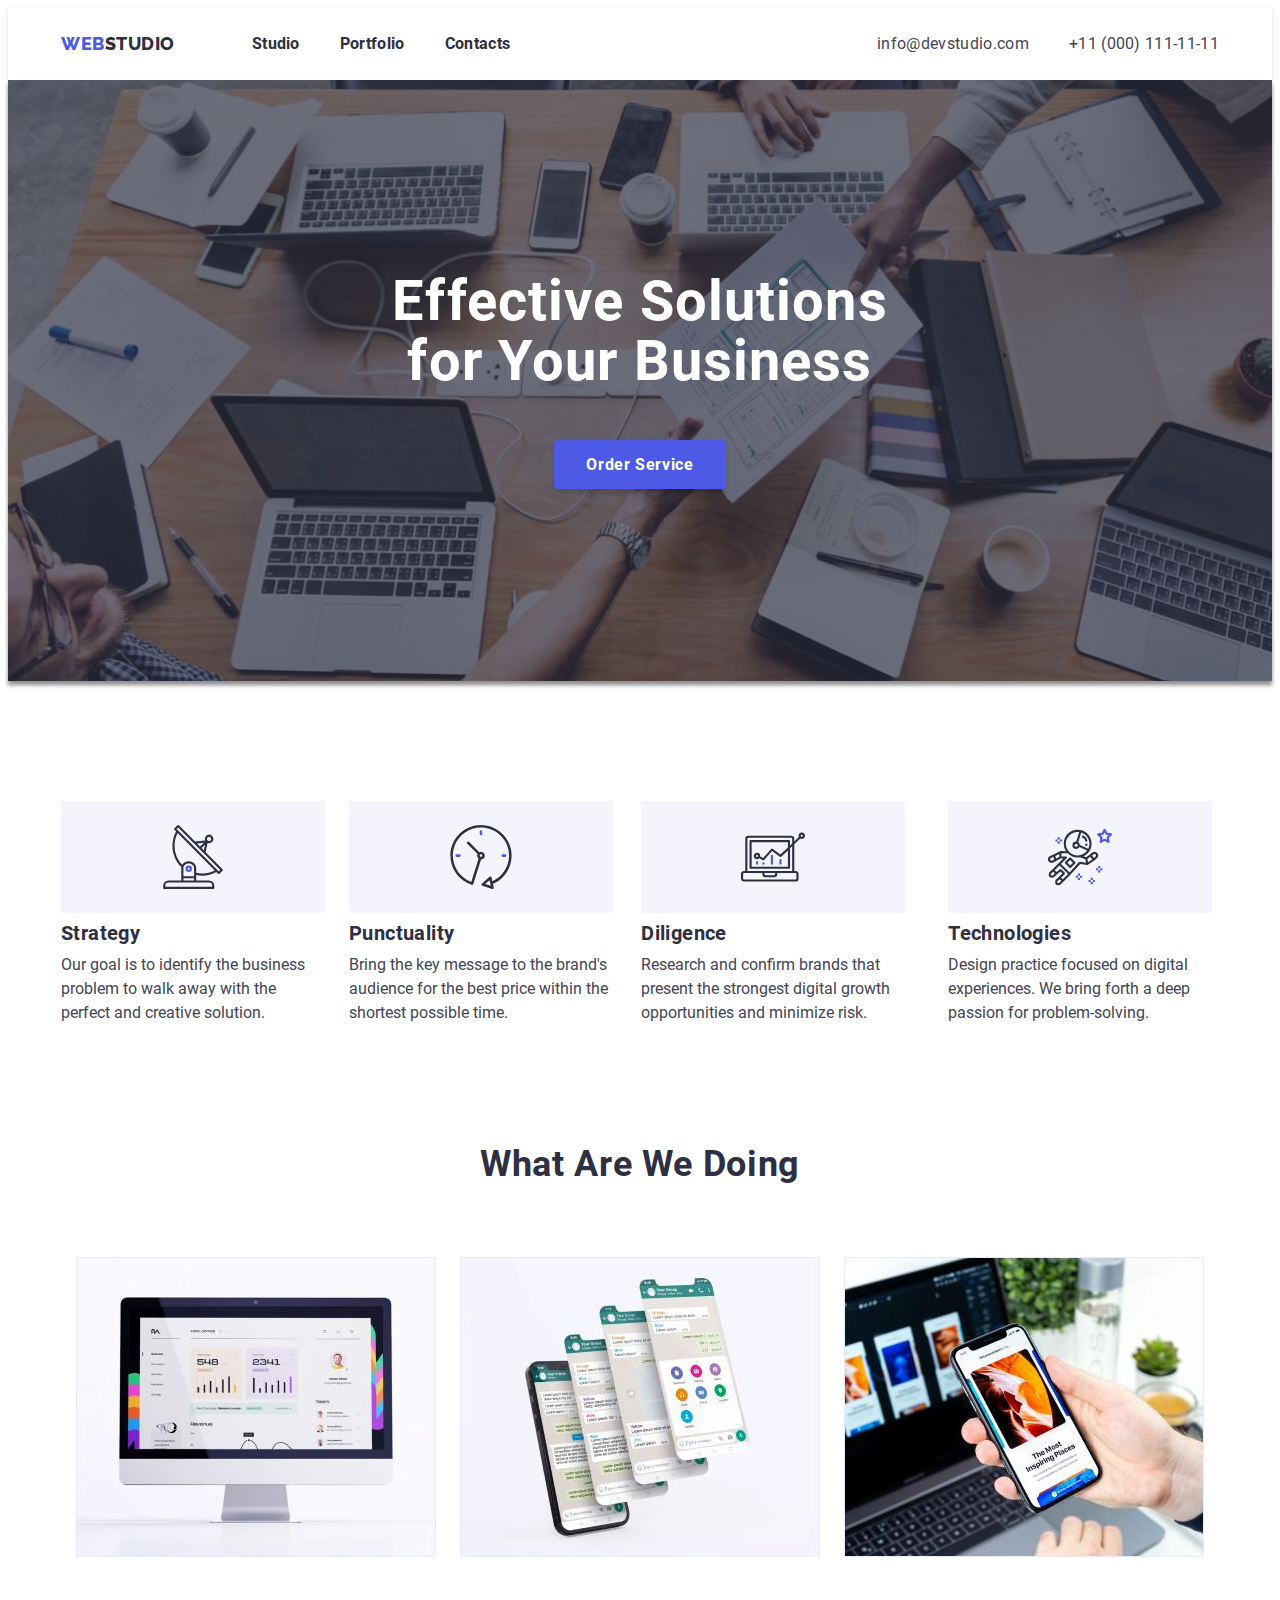
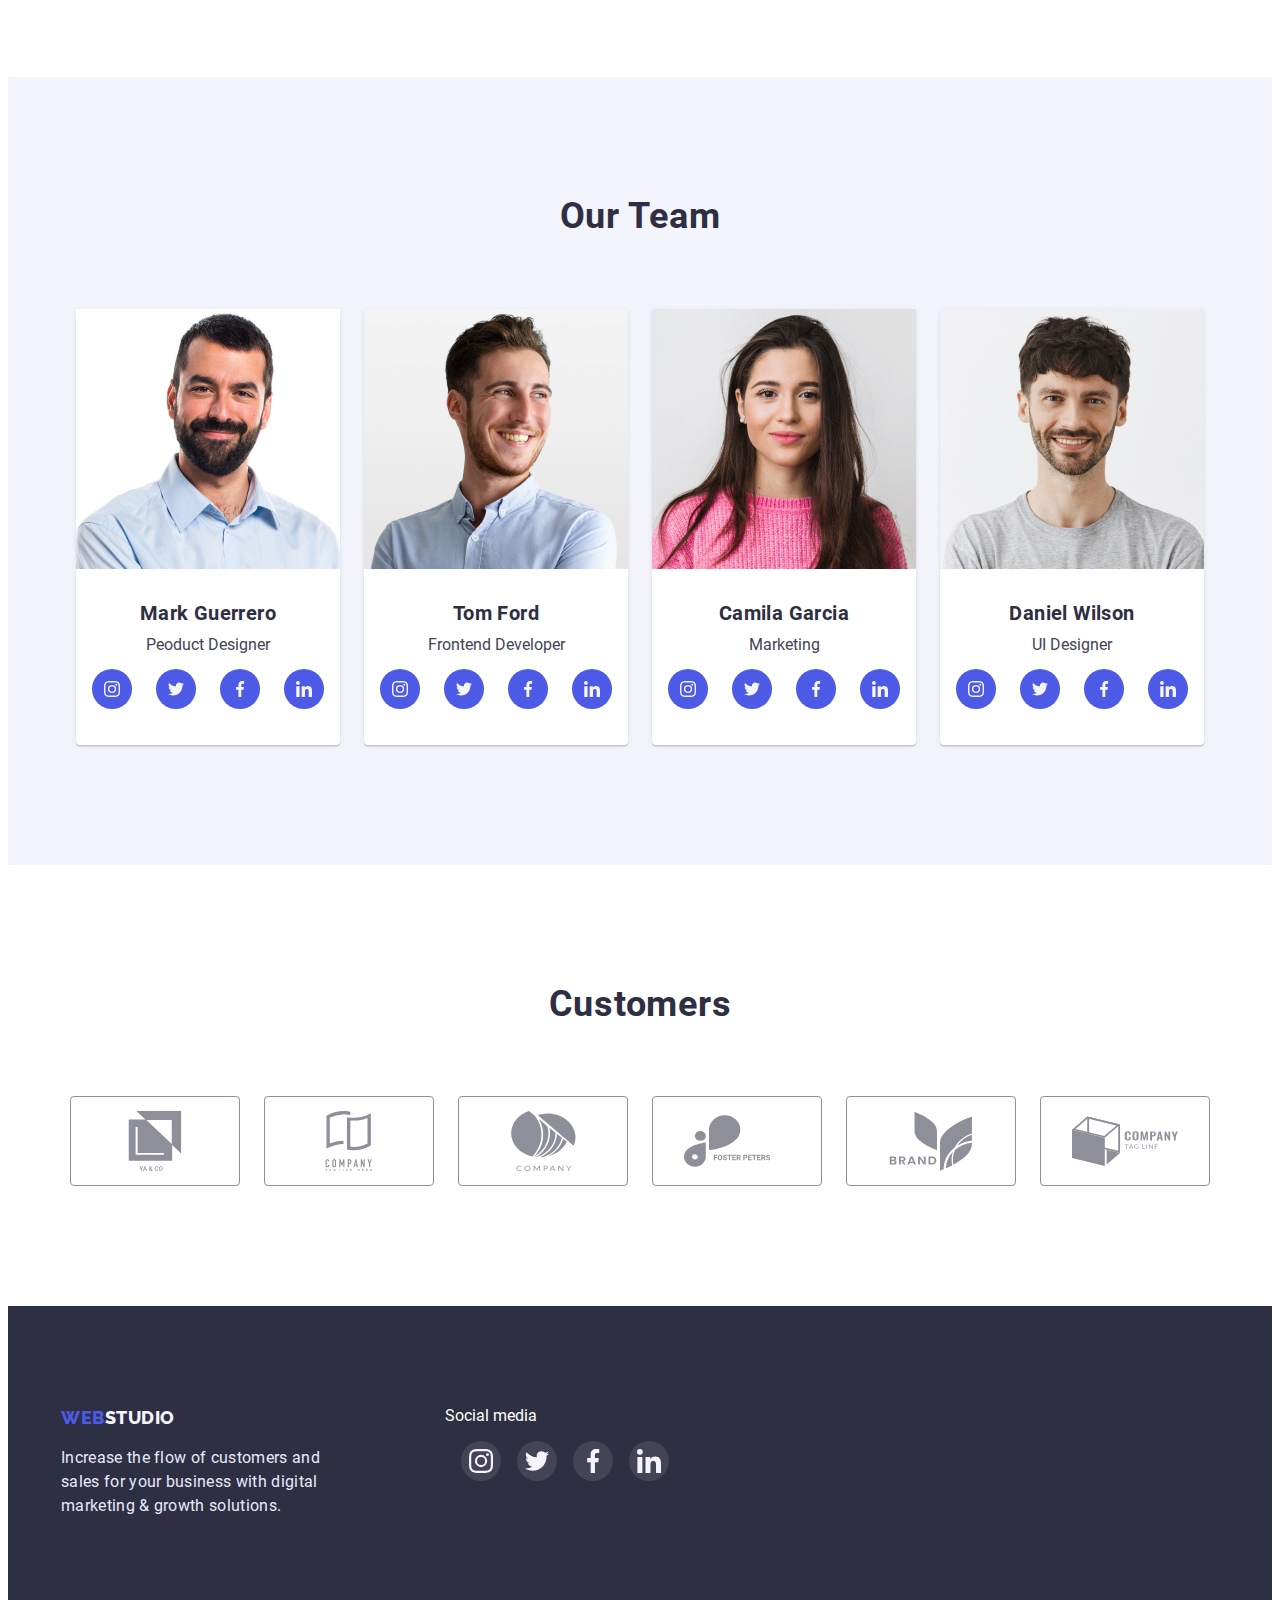
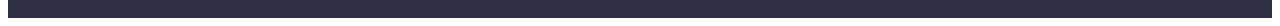
<file: index.html>
<!DOCTYPE html>
<html lang="en">
<head>
    <meta charset="UTF-8">
    <meta http-equiv="X-UA-Compatible" content="IE=edge">
    <meta name="viewport" content="width=device-width, initial-scale=1.0">
    <title>Module 1.1</title>
    
    <link rel="stylesheet" 
    href="https://cdnjs.cloudflare.com/ajax/libs/modern-normalize/1.1.0/modern-normalize.min.css" 
    integrity="sha512-wpPYUAdjBVSE4KJnH1VR1HeZfpl1ub8YT/NKx4PuQ5NmX2tKuGu6U/JRp5y+Y8XG2tV+wKQpNHVUX03MfMFn9Q==" 
    crossorigin="anonymous" 
    referrerpolicy="no-referrer" 
    />
    <link rel="stylesheet" href="./css/styles.css" />
</head>
<body>
    <!--HEADER-->
    <header class="head">
        <div class="container head-set">
        <nav class="main-nav"> 
        <a class="webstudio" href="./index.html"><span class="web-btn">WEB</span>STUDIO</a>
        <ul class="header-list">
        <li><a class="navigation link" href="./index.html">Studio</a></li>
        <li><a class="navigation link" href="./portfolio.html">Portfolio</a></li>
        <li><a class="navigation link" href="./index.html">Contacts</a></li>
        </ul>
        </nav>
         <ul class="header-list">
        <li><a class="contacts link" href="mailto:info@devstudio.com">info@devstudio.com</a>
        </li>
        <li><a class="contacts link" href="tel:+11(000)111-11-11">+11 (000) 111-11-11</a>
        </li>
    </ul>
    </div>
    </header>
    

<!--FIRST SECTION-->
    <main>
    <section class="head-section">
        <div class="container">
        <h1 class="heading">Effective Solutions <br> for Your Business</h1>
        <button data-modal-open  class="header-btn btn" type="button">Order Service</button>
        </div>
    </section>

      <!--ABOUT-->
    
    <section class="section-about">
    <div class="container">
        <ul class="section-hero1">
            <li>
                <div class="skill-card">
                    <svg class="icon-svg">
                        <use href="./image/symbol-defs.svg#antenna"></use>
                    </svg>
                </div>
                <h3 class="hero">Strategy</h3>
                <p class="hero-text">Our goal is to identify the business
                problem to walk away with the perfect and creative solution. </p>
            </li>
            <li>
                <div class="skill-card">
                    <svg class="icon-svg">
                        <use href="./image/symbol-defs.svg#clock"></use>
                    </svg>
                </div>
                <h3 class="hero">Punctuality</h3>
                <p class="hero-text">Bring the key message to the brand's audience for the best price within the shortest possible time.</p>
            </li>
            <li>
                <div class="skill-card">
                    <svg class="icon-svg">
                        <use href="./image/symbol-defs.svg#diagram"></use>
                    </svg>
                </div>
                <h3 class="hero">Diligence</h3>
                <p class="hero-text">Research and confirm brands that present the strongest digital growth opportunities and minimize risk.</p>
            </li>
            <li>
                <div class="skill-card">
                    <svg class="icon-svg">
                        <use href="./image/symbol-defs.svg#astronaut"></use>
                    </svg>
                </div>
                <h3 class="hero">Technologies</h3>
                <p class="hero-text">Design practice focused on digital experiences. We bring forth a deep passion for problem-solving.</p>
            </li>
        </ul>
    </div>
    </section>
    <!--ABOUT-->
    <section class="section">
    <div class="container">
        <h2 class="about-us">What Are We Doing</h2>
        <ul class="photos">
            <li>
                <img width="360" height="300" src="./image/image-1.jpg" alt="photo-1-computer">
            </li>
            <li>
                <img width="360" height="300" src="./image/image-2.jpg" alt="photo-2-chats">
            </li>
            <li>
                <img width="360" height="300" src="./image/image-3.jpg" alt="photo-3-telephone">
            </li>
        </ul>
    </div>
    </section>
    
    <section class="section-back-color">
        <div class="container">
        <h2 class="about-us">Our Team</h2>
        <ul class="photos">
            <li class="section-about-us">
                <img width="264" height="260" src="./image/image-f1.jpg" alt="photo-4-first">
                <div class="aboutus-text">
                <h3 class="hero">Mark Guerrero</h3>
                <p class="hero-text">Peoduct Designer</p>
                <div class="social">
                <a class="btn-config" href=""><svg class="social-btn">
                        <use href="./image/symbol-defs.svg#instagram"></use>
                    </svg></a>
                <a class="btn-config" href=""><svg class="social-btn">
                        <use href="./image/symbol-defs.svg#twitter"></use>
                    </svg></a>
                <a class="btn-config" href=""><svg class="social-btn">
                        <use href="./image/symbol-defs.svg#facebook"></use>
                    </svg></a>
                <a class="btn-config" href=""><svg class="social-btn">
                        <use href="./image/symbol-defs.svg#linkedin"></use>
                    </svg></a>
                </div>
            </div>
            </li>
            <li class="section-about-us">
                <img width="264" height="260" src="./image/image-f2.jpg" alt="photo-5-second">
                <div class="aboutus-text">
                <h3 class="hero">Tom Ford</h3>
                <p class="hero-text">Frontend Developer</p>
                <div class="social">
                <a class="btn-config" href=""><svg class="social-btn">
                        <use href="./image/symbol-defs.svg#instagram"></use>
                    </svg></a>
                <a class="btn-config" href=""><svg class="social-btn">
                        <use href="./image/symbol-defs.svg#twitter"></use>
                    </svg></a>
                <a class="btn-config" href=""><svg class="social-btn">
                        <use href="./image/symbol-defs.svg#facebook"></use>
                    </svg></a>
                <a class="btn-config" href=""><svg class="social-btn">
                        <use href="./image/symbol-defs.svg#linkedin"></use>
                    </svg></a>
                </div>
                </div>
            </li>
            <li class="section-about-us">
                <img width="264" height="260" src="./image/image-f3.jpg" alt="photo-6-third">
                <div class="aboutus-text">
                <h3 class="hero">Camila Garcia</h3>
                <p class="hero-text">Marketing</p>
                <div class="social">
                <a class="btn-config" href=""><svg class="social-btn">
                        <use href="./image/symbol-defs.svg#instagram"></use>
                    </svg></a>
                <a class="btn-config" href=""><svg class="social-btn">
                        <use href="./image/symbol-defs.svg#twitter"></use>
                    </svg></a>
                <a class="btn-config" href=""><svg class="social-btn">
                        <use href="./image/symbol-defs.svg#facebook"></use>
                    </svg></a>
                <a class="btn-config" href=""><svg class="social-btn">
                        <use href="./image/symbol-defs.svg#linkedin"></use>
                    </svg></a>
                </div>
                </div>
            </li>
            <li class="section-about-us">
                <img width="264" height="260" src="./image/image-f4.jpg" alt="photo-7-fourth">
                <div class="aboutus-text">
                <h3 class="hero">Daniel Wilson</h3>
                <p class="hero-text">UI Designer</p>
                <div class="social">
                <a class="btn-config" href=""><svg class="social-btn">
                    <use href="./image/symbol-defs.svg#instagram"></use>
                </svg></a>
                <a class="btn-config" href=""><svg class="social-btn">
                    <use href="./image/symbol-defs.svg#twitter"></use>
                </svg></a>
                <a class="btn-config" href=""><svg class="social-btn">
                    <use href="./image/symbol-defs.svg#facebook"></use>
                 </svg></a>
                <a class="btn-config" href=""><svg class="social-btn">
                    <use href="./image/symbol-defs.svg#linkedin"></use>
                </svg></a>
                </div>
                </div>
            </li>
        </ul>
    </div>
    </section>
    <section class="about-customer">
        <div class="container">
            <h2 class="about-us">Customers</h2>
        <ul class="svg-position">
            <li>
                <a class="customers" href=""><svg class="customer-svg">
                    <use href="./image/symbol-defs.svg#customer1"></use>
                </svg></a>
            </li>
            <li>
                <a class="customers" href=""><svg class="customer-svg">
                        <use href="./image/symbol-defs.svg#customer2"></use>
                    </svg></a>
            </li>
            <li>
                <a class="customers" href=""><svg class="customer-svg">
                        <use href="./image/symbol-defs.svg#customer3"></use>
                    </svg></a>
            </li>
            <li>
                <a class="customers" href=""><svg class="customer-svg">
                        <use href="./image/symbol-defs.svg#customer4"></use>
                    </svg></a>
            </li>
            <li>
                <a class="customers" href=""><svg class="customer-svg">
                        <use href="./image/symbol-defs.svg#customer5"></use>
                    </svg></a>
            </li>
            <li>
                <a class="customers" href=""><svg class="customer-svg">
                        <use href="./image/symbol-defs.svg#customer6"></use>
                    </svg></a>
            </li>
        </ul>
        </div>
    </section>
<!--BACKDROP-->
    <div class="backdrop is-hidden" data-modal>
        <div class="modal"> 
            <button data-modal-close>close</button>
        </div>
    </div>
<!--BACKDROP-->
    </main>
<!--FOOTER-->
    <footer class="footer">
        <div class="container social-place">
        <div>
        <a class="webstudio-footer" href="./index.html"><span class="web-btn">WEB</span>STUDIO</a>
        <p class="footer-info">Increase the flow of customers and sales for your business with digital marketing & growth solutions. </p>
        </div>
        <div class="footer-media">
        <p class="media-style">Social media</p>
        <ul class="footer-gap">
            <li>
                <li>
                <a class="btn-config-footer" href=""><svg class="social-btn-footer">
                <use href="./image/symbol-defs.svg#instagram"></use>
                </svg></a>
                </li>
                <li>
                <a class="btn-config-footer" href=""><svg class="social-btn-footer">
                <use href="./image/symbol-defs.svg#twitter"></use>
                </svg></a>
                </li>
                <li>
                <a class="btn-config-footer" href=""><svg class="social-btn-footer">
                <use href="./image/symbol-defs.svg#facebook"></use>
                </svg></a>
                </li>
                <li>
                <a class="btn-config-footer" href=""><svg class="social-btn-footer">
                <use href="./image/symbol-defs.svg#linkedin"></use>
                </svg></a>
                </li>
            </li>
        </ul>
        </div>
    </div>
    </footer>
    <script src="./js/modal.js"></script>
</body>
</html>
</file>
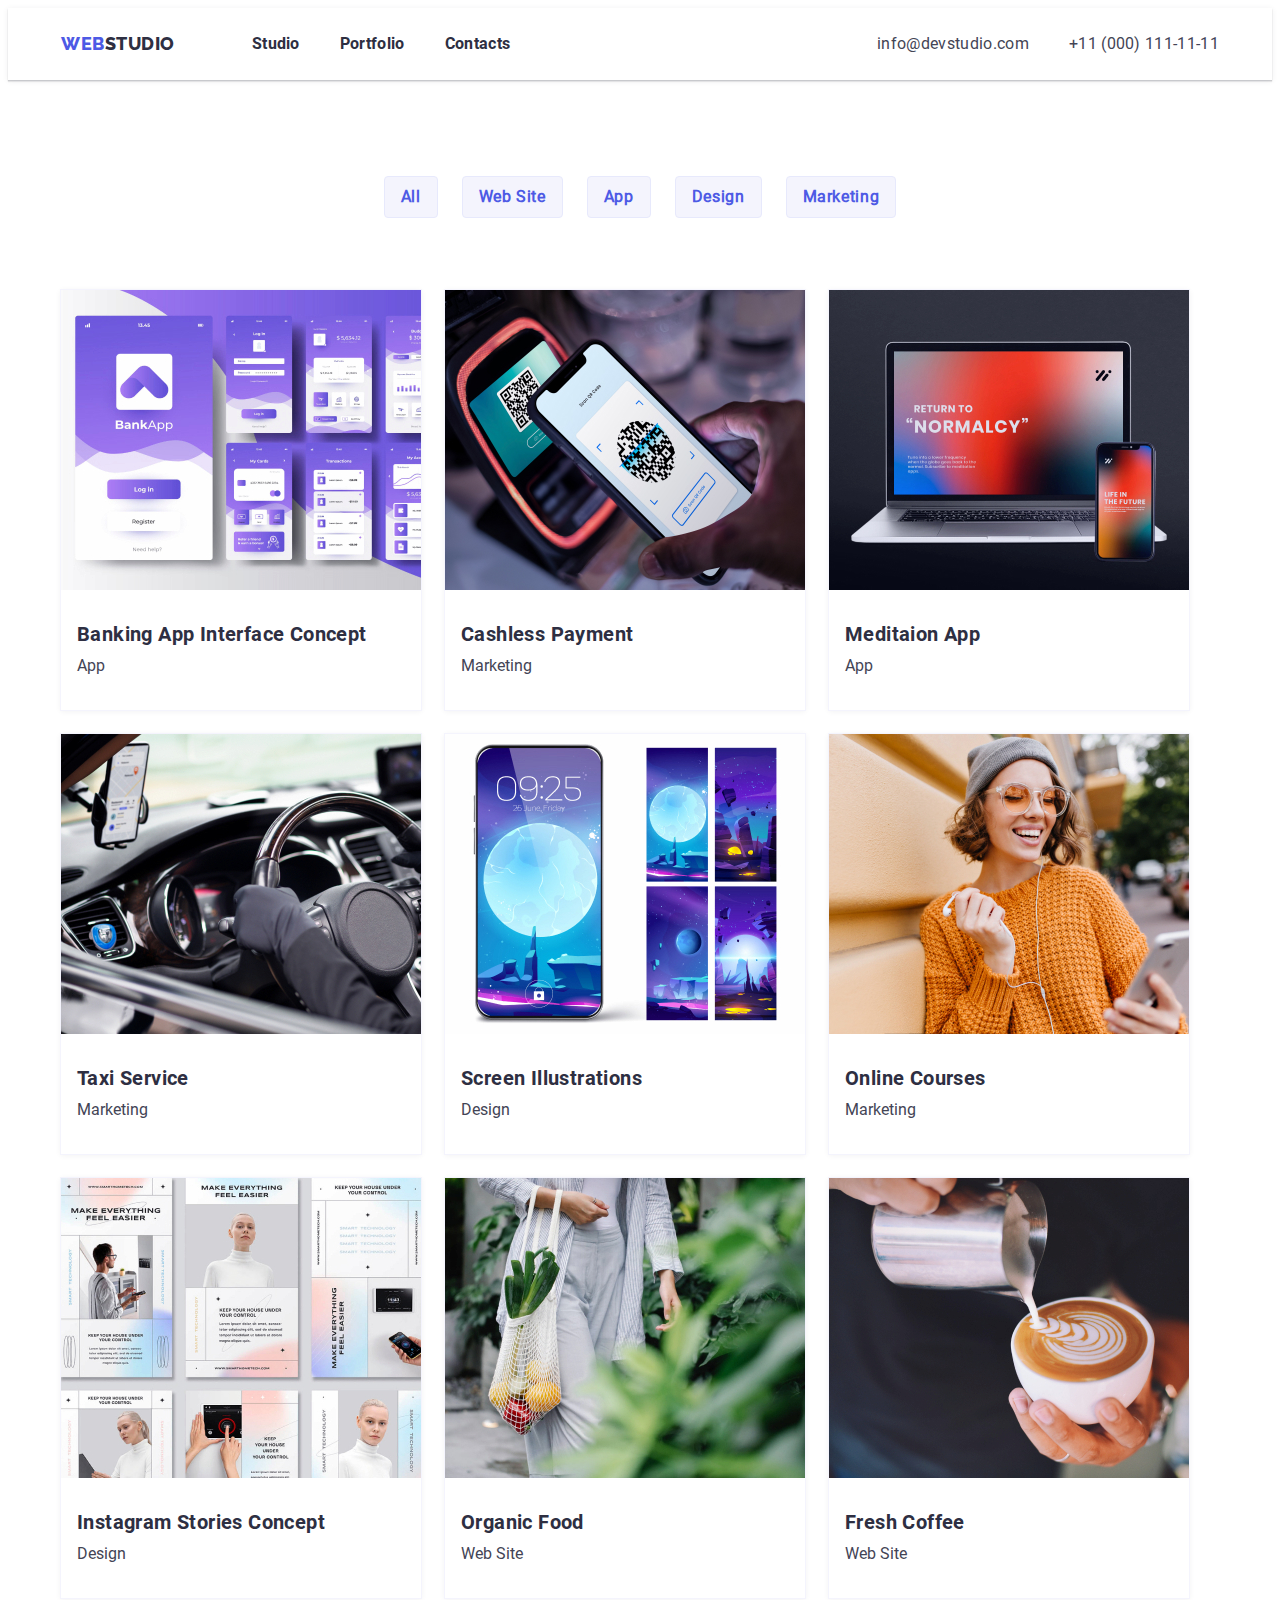
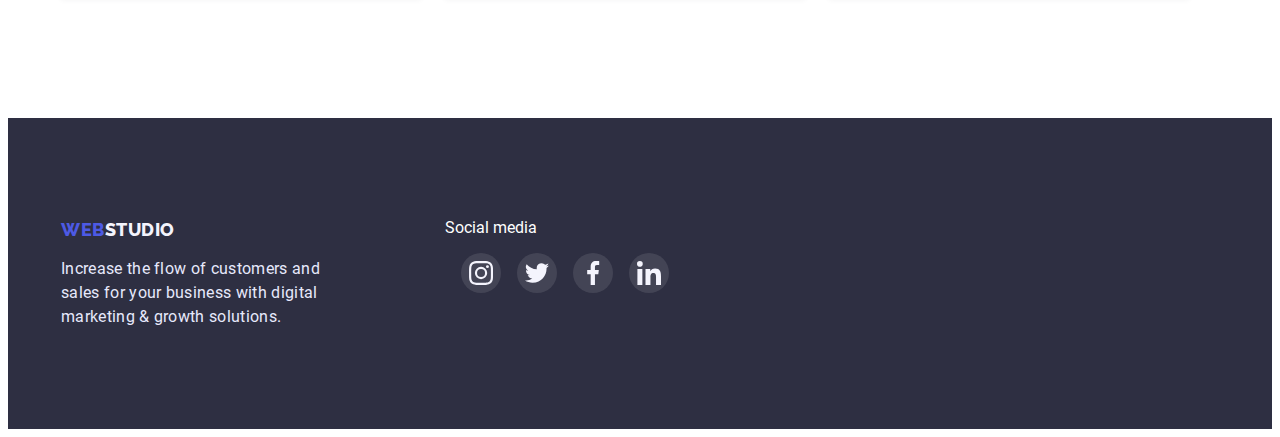
<file: portfolio.html>
<!DOCTYPE html>
<html lang="en">
<head>
    <meta charset="UTF-8">
    <meta http-equiv="X-UA-Compatible" content="IE=edge">
    <meta name="viewport" content="width=device-width, initial-scale=1.0">
    
    <link rel="stylesheet" 
    href="https://cdnjs.cloudflare.com/ajax/libs/modern-normalize/1.1.0/modern-normalize.min.css" 
    integrity="sha512-wpPYUAdjBVSE4KJnH1VR1HeZfpl1ub8YT/NKx4PuQ5NmX2tKuGu6U/JRp5y+Y8XG2tV+wKQpNHVUX03MfMFn9Q==" 
    crossorigin="anonymous" 
    referrerpolicy="no-referrer"
    />
   
    <link rel="stylesheet" href="./css/styles.css">
    <title>Portfolio</title>
</head>
<body>
    <!--HEADER-->
    <header class="head">
        <div class="container head-set">
        <nav class="main-nav">
            <a class="webstudio" href="./index.html"><span class="web-btn">WEB</span>STUDIO</a>
            <ul class="header-list">
                <li><a class="navigation link" href="./index.html">Studio</a></li>
                <li><a class="navigation link" href="./portfolio.html">Portfolio</a></li>
                <li><a class="navigation link" href="./index.html">Contacts</a></li>
                </ul>
        </nav>
        <ul class="header-list">
            <li><a class="contacts link" href="mailto:info@devstudio.com">info@devstudio.com</a>
            </li>
            <li><a class="contacts link" href="tel:+11(000)111-11-11">+11 (000) 111-11-11</a>
            </li>
        </ul>
    </div>
    </header>
<!--NAVIGATION-->
    <main>
        <section class="section-portfolio">
    <div class="container">
        <ul class="buttons">
            <li><button class="portfolio-btn">All</button></li> 
            <li><button class="portfolio-btn">Web Site</button></li> 
            <li><button class="portfolio-btn">App</button></li>
            <li><button class="portfolio-btn">Design</button></li>
            <li><button class="portfolio-btn">Marketing</button></li>
           </ul>
       
       <!--CONCEPTS-->
        <ul class="main-content-portfolio">
       <li class="photo-base icon-shadow">
        <img
        width="360" 
        src="./image/image-p1.jpg" 
        alt="Banking App">
        <div class="portfolio-text">
       <h3 class="hero">Banking App Interface Concept</h3>
       <p class="hero-text">App</p>
        </div>
       </li>
       <li class="photo-base icon-shadow">
        <img
        width="360" 
        src="./image/image-p2.jpg" 
        alt="Cashless">
        <div class="portfolio-text">
        <h3 class="hero">Cashless Payment</h3>
       <p class="hero-text">Marketing</p>
        </div>
       </li>
       <li class="photo-base icon-shadow">
        <img
        width="360" 
        src="./image/image-p3.jpg" 
        alt="Meditaion App">
        <div class="portfolio-text">
       <h3 class="hero">Meditaion App</h3>
       <p class="hero-text">App</p>
        </div>
       </li>
       <li class="photo-base icon-shadow">
        <img
        width="360" 
        src="./image/image-p4.jpg" 
        alt="Taxi Service">
        <div class="portfolio-text">
       <h3 class="hero">Taxi Service</h3>
       <p class="hero-text">Marketing</p>
        </div>
       </li>
       <li class="photo-base icon-shadow">
        <img
        width="360" 
        src="./image/image-p5.jpg" 
        alt="Screen Illustrations">
        <div class="portfolio-text">
       <h3 class="hero">Screen Illustrations</h3>
       <p class="hero-text">Design</p>
        </div>
       </li>
       <li class="photo-base icon-shadow">
        <img
        width="360" 
        src="./image/image-p6.jpg" 
        alt="Online Courses">
        <div class="portfolio-text">
       <h3 class="hero">Online Courses</h3>
       <p class="hero-text">Marketing</p>
        </div>
       </li>
       <li class="photo-base icon-shadow">
        <img
        width="360" 
        src="./image/image-p7.jpg" 
        alt="Instagram Stories Concept">
        <div class="portfolio-text">
       <h3 class="hero">Instagram Stories Concept</h3>
       <p class="hero-text">Design</p>
        </div>
       </li>
       <li class="photo-base icon-shadow">
        <img
        width="360" 
        src="./image/image-p8.jpg" 
        alt="Organic Food">
        <div class="portfolio-text">
       <h3 class="hero">Organic Food</h3>
       <p class="hero-text">Web Site</p>
       </div>
       </li>
       <li class="photo-base icon-shadow">
        <img
        width="360" 
        src="./image/image-p9.jpg" 
        alt="Fresh Coffee">
        <div class="portfolio-text"> 
       <h3 class="hero">Fresh Coffee</h3>
       <p class="hero-text">Web Site</p>
        </div>
       </li>
        </ul>
    </div>
     </section>
    </main>
<!--FOOTER-->
    <footer class="footer">
        <div class="container social-place">
            <div>
                <a class="webstudio-footer" href="./index.html"><span class="web-btn">WEB</span>STUDIO</a>
                <p class="footer-info">Increase the flow of customers and sales for your business with digital marketing &
                    growth solutions. </p>
            </div>
            <div class="footer-media">
                <p class="media-style">Social media</p>
                <ul class="footer-gap">
                    <li>
                        <li>
                        <a class="btn-config-footer" href=""><svg class="social-btn-footer">
                        <use href="./image/symbol-defs.svg#instagram"></use>
                        </svg></a>
                        </li>
                        <li>
                        <a class="btn-config-footer" href=""><svg class="social-btn-footer">
                        <use href="./image/symbol-defs.svg#twitter"></use>
                        </svg></a>
                        </li>
                        <li>
                        <a class="btn-config-footer" href=""><svg class="social-btn-footer">
                        <use href="./image/symbol-defs.svg#facebook"></use>
                         </svg></a>
                        </li>
                         <li>
                        <a class="btn-config-footer" href=""><svg class="social-btn-footer">
                        <use href="./image/symbol-defs.svg#linkedin"></use>
                        </svg></a>
                        </li>
                    </li>
                </ul>
            </div>
        </div>
    </footer>
</body>
</html>
</file>
<file: css/styles.css>
/* FONTS */
@font-face {
    font-family:"Roboto-bold";
    src: url("../fonts/Roboto-Bold.ttf");
}
@font-face {
    font-family:"Roboto-medium";
    src: url("../fonts/Roboto-Medium.ttf");
}
@font-face {
    font-family:"Roboto-regular";
    src: url("../fonts/Roboto-Regular.ttf");
}
@font-face {
    font-family:"Raleway-extra";
    src: url("../fonts/Raleway-ExtraBold.ttf");
}
/* FONTS END */
/* HEADER */
h1,
h2,
h3,
h4,
p {
  margin-top: 0;
  margin-bottom: 0;
}

ul,
ol {
  margin-top: 0;
  margin-bottom: 0;
  padding-left: 0;
  padding-right: 0;
  
}


:root {
 --primary-text-color:#434455;
 --title-text-color: #2E2F42;
 --logo-color: #4D5AE5;
 --white-footer: #FFFFFF;
}

a:hover {
    color:  blue
}
a:focus {
color: blue;
}

.webstudio {
font-family:"Raleway-extra";
text-decoration: none;
font-size: 18px;
line-height: 1.3;
letter-spacing: 0.03em;
color: #2E2F42;
margin-right: 77px;
}

.link {
font-family: inherit;
}

img {
    display: block;
    max-width: 100%;
    height: auto;
  }

.btn:hover,
.btn:focus{
    background-color:#404BBF;
    box-shadow: 0px 4px 4px rgb(0 0 0 / 15%);
}
.btn {
font-family: 'Roboto-bold';
font-size: 16px;
line-height: 1.1;
letter-spacing: 0.04em;
color: #FFFFFF;
background-color: #4D5AE5;
box-shadow: 0px 4px 4px rgba(0, 0, 0, 0.15);
border-radius: 4px;
border: none;
cursor: pointer;
padding: 16px 32px;
display: flex;
align-items: center;
justify-content: center;
gap:10px;
margin-right: auto;
margin-left: auto;
}

.navigation{
font-family:"Roboto-bold";
font-size: 16px;
line-height: 1.5;
letter-spacing: 0.02em;
color: #2E2F42;
text-decoration: none;
}
.contacts {
    font-family:"Roboto-regular";
    font-size: 16px;
    line-height: 1.5;
    letter-spacing: 0.02em;
    color: #434455;
    text-decoration: none;
}
.heading {
font-family:"Roboto-bold";  
font-size: 56px;
line-height: 1.07;
text-align: center;
letter-spacing: 0.02em;
color: #FFFFFF;
padding-bottom: 48px;

}

.head-section {
    background-color: var(--title-text-color);
    background-image: linear-gradient(to right,
    rgba( 46, 47, 66, 0.7 ),
    rgba( 46, 47, 66, 0.7 )),
    url(../image/people-office\ 1.jpg);
    box-shadow: 0px 4px 4px rgba(0, 0, 0, 0.25), 0px 4px 4px rgba(0, 0, 0, 0.25);
    background-size: cover;
    padding: 192px 0px 192px 0px;
    text-align: center;
    margin: 0;
}

.head {
    padding-top: 24px;
    padding-bottom: 24px;
    box-shadow: 0px 2px 1px rgba(46, 47, 66, 0.08), 0px 1px 1px rgba(46, 47, 66, 0.16), 0px 1px 6px rgba(46, 47, 66, 0.08);
}

.head-set {
    display: flex;
    justify-content: space-between;
}
.main-nav {
    display: flex;
    align-items: center;
}
.header-list  {
    list-style: none;
    display: flex;
    align-items: center;
    gap: 40px;
}

ul {
    list-style: none;
}
/* HEADER END */


/* MAIN INFO*/
.hero {
font-family: 'Roboto-bold';
font-size: 20px;
line-height: 1.2;
letter-spacing: 0.02em;
color: #2E2F42;
text-decoration: none;
margin-bottom: 8px;
} 
.hero-text {
font-family: 'Roboto-regular';
font-size: 16px;
line-height: 1.5;
color: #434455;
}
.about-us {
font-family: 'Roboto-bold';
font-size: 36px;
line-height: 1.1;
letter-spacing: 0.02em;
text-align: center;
margin-bottom: 72px;
color: #2E2F42;

}
.web-btn {
font-family: 'Raleway-extra';
font-size: 18px;
line-height: 1.3;
letter-spacing: 0.03em;
color: #4D5AE5;

}
.footer-info {
font-family: 'Roboto-regular';
font-size: 16px;
line-height: 1.5;
letter-spacing: 0.02em;
color: #E7E9FC;
max-width: 264px;
margin-top: 16px;
}
.footer {
    background-color: #2E2F42;
    padding-top: 100px;
    padding-bottom: 100px;
}
.webstudio-footer {
   font-family:"Raleway-extra";
   text-decoration: none;
   font-size: 18px;
   line-height: 1.3;
   display: flex;
   align-items: center;
   letter-spacing: 0.03em;
   text-transform: uppercase;
   color: #F4F4FD;
}
.hero-photo {
   font-family: 'Roboto-regular';
   font-size: 16px;
   line-height: 1.5;
   letter-spacing: 0.02em;
   margin-top: 10px;
}

.section-hero1 {
    display: flex;
    gap: 24px;
    justify-content: center;
}
.container {
    width: 1158px;
    margin: 0 auto;
    padding-left: 12px;
    padding-right: 12px;
}
.section {
    padding-bottom: 120px;
    padding-bottom:120px;
}
.section-about-us {
    box-shadow: 0px 1px 6px rgba(46, 47, 66, 0.08), 0px 1px 1px rgba(46, 47, 66, 0.16), 0px 2px 1px rgba(46, 47, 66, 0.08);
    border-radius: 0px 0px 4px 4px; 
    text-align: center;
    background: #FFFFFF;
    min-width: 264px;
}
.photos {
    display: flex;
    gap: 24px;
    justify-content: center;
    padding-left: 0;
}
.aboutus-text {
    padding-top: 32px;
    padding-bottom: 32px;
}
.section-back-color {
    padding-top: 120px;
    padding-bottom: 120px;
    background: #F4F4FD;
}

/*PORTFOLIO*/
.section-portfolio {
    padding-top: 96px;
    padding-bottom: 120px;
}
.buttons {
    display: flex;
    gap: 24px;
    margin-bottom: 72px;
    padding-right: 0;
    justify-content: center;
    align-items: center;
}
.portfolio-btn {
    font-family: 'Roboto-regular';
    background: #F4F4FD;
    border: 1px solid #E7E9FC;
    border-radius: 4px;
    padding: 8px 16px;
    color: #4D5AE5;
    letter-spacing: 0.04em;
    font-weight: 600;
    font-size: 16px;
    line-height: 24px;
}
.portfolio-btn:hover,
.portfolio-btn:focus {
    background: #4D5AE5;
    box-shadow: 0px 3px 1px rgba(0, 0, 0, 0.1), 0px 2px 1px rgba(0, 0, 0, 0.08), 0px 2px 2px rgba(0, 0, 0, 0.12);
    border-radius: 4px;
    color: #FFFFFF;
    cursor: pointer;
    }
    .main-content-portfolio {
    display: flex;
    flex-wrap: wrap;
    gap: 24px;
    }
    .icon-shadow:hover {
    box-shadow: 0px 3px 1px rgba(0, 0, 0, 0.1), 0px 2px 1px rgba(0, 0, 0, 0.08), 0px 2px 2px rgba(0, 0, 0, 0.12);
    }
    .photo-base {
    width: 360px;
    height: 420px;
    left: 156px;
    top: 288px;
    background: #FFFFFF;
    outline: 0.5px solid #F4F4FD;
    box-shadow: 0px 1px 6px rgba(46, 47, 66, 0.08);

    }
    .portfolio-text {
    padding-top: 32px;
    padding-left: 16px;
    padding-bottom: 32px;
    }
    .section-about {
        padding-top: 120px;
        padding-bottom: 120px;
    }
    
.icon-svg{
    width: 64px;
    height: 64px;
}
.skill-card {
    display: flex;
    align-items: center;
    justify-content: center;
    width: 264px;
    height: 112px;
    background-color: #F4F4FD;
    margin-bottom: 8px;
}
.social {
    display:flex;
    align-items: center;
    margin-left: 16px;
    margin-right: 16px;
    padding-top: 8px;
    width: 232px;
    height: 48px;
    gap: 24px;
}
.social-btn {
    width: 16px;
    height: 16px;
    align-items: center;
    justify-content: center;
    
}
.btn-config {
background-color: #4D5AE5;
display: flex;
align-items: center;
justify-content: center;
border-radius: 50%;
border:none;
width: 40px;
height: 40px;
}
.btn-config:hover,
.btn-config:focus {
    background-color:#404BBF;
}
.about-customer {
    font-family: 'Roboto-medium';
    font-size: 36px;
    line-height: 1.1;
    letter-spacing: 0.02em;
    text-align: center;
    color: #2E2F42;
    padding-top: 120px;
    padding-bottom: 120px;
}
.customers {
    display: flex;
    align-items: center;
    justify-content: center;
    width: 168px;
    height: 88px;
    border: 1px solid #8E8F99;
    border-radius: 4px;
    
}
.customer-svg {
    display: flex;
    align-items: center;
    justify-content: center;
    width: 106px;
    height: 60px;
    fill:#8E8F99
    
}
.svg-position {
    display: flex;
    align-items: center;
    justify-content: center;
    column-gap: 24px;
}
.footer-media {
    width: 208px;
    margin-left: 120px;
}
.social-place {
    display: flex;
}

.media-style {
    font-family: "Roboto-regular";
    font-size: 16px;
    color: var(--white-footer);
    padding-bottom: 16px;
}

.btn-config-footer {
        background-color:rgba(255, 255, 255, 0.1);
        display: flex;
        align-items: center;
        justify-content: center;
        border-radius: 50%;
        border: none;
        width: 40px;
        height: 40px;
}
.btn-config-footer:hover,
.btn-config-footer:focus {
background-color: #31D0AA;
}
.social-btn-footer {
    width: 24px;
    height: 24px;
}
.footer-gap {
    display: flex;
    gap: 16px;
}
.customers:hover,
.customers:focus {
    border: 1px solid #4D5AE5;
}
.customers:hover .customer-svg,
.customers:focus .customer-svg {
    fill: #4D5AE5;
}

.backdrop {
    position: fixed;
    top: 0;
    left: 0;
    width: 100%;
    height: 100%;
    background-color: rgba(46, 47, 66, 0.4);
}
.modal {
    position: absolute;
    top: 50%;
    left: 50%;
    transform: translate(-50%,-50%);
    width: 408px;
    height: 576px;
    background-color: #FCFCFC;
    box-shadow: 0px 1px 1px rgba(0, 0, 0, 0.14), 0px 1px 3px rgba(0, 0, 0, 0.12), 0px 2px 1px rgba(0, 0, 0, 0.2); 
    border-radius: 4px;
}
.backdrop.is-hidden {
    opacity: 0;
    pointer-events: none;
}
</file>
